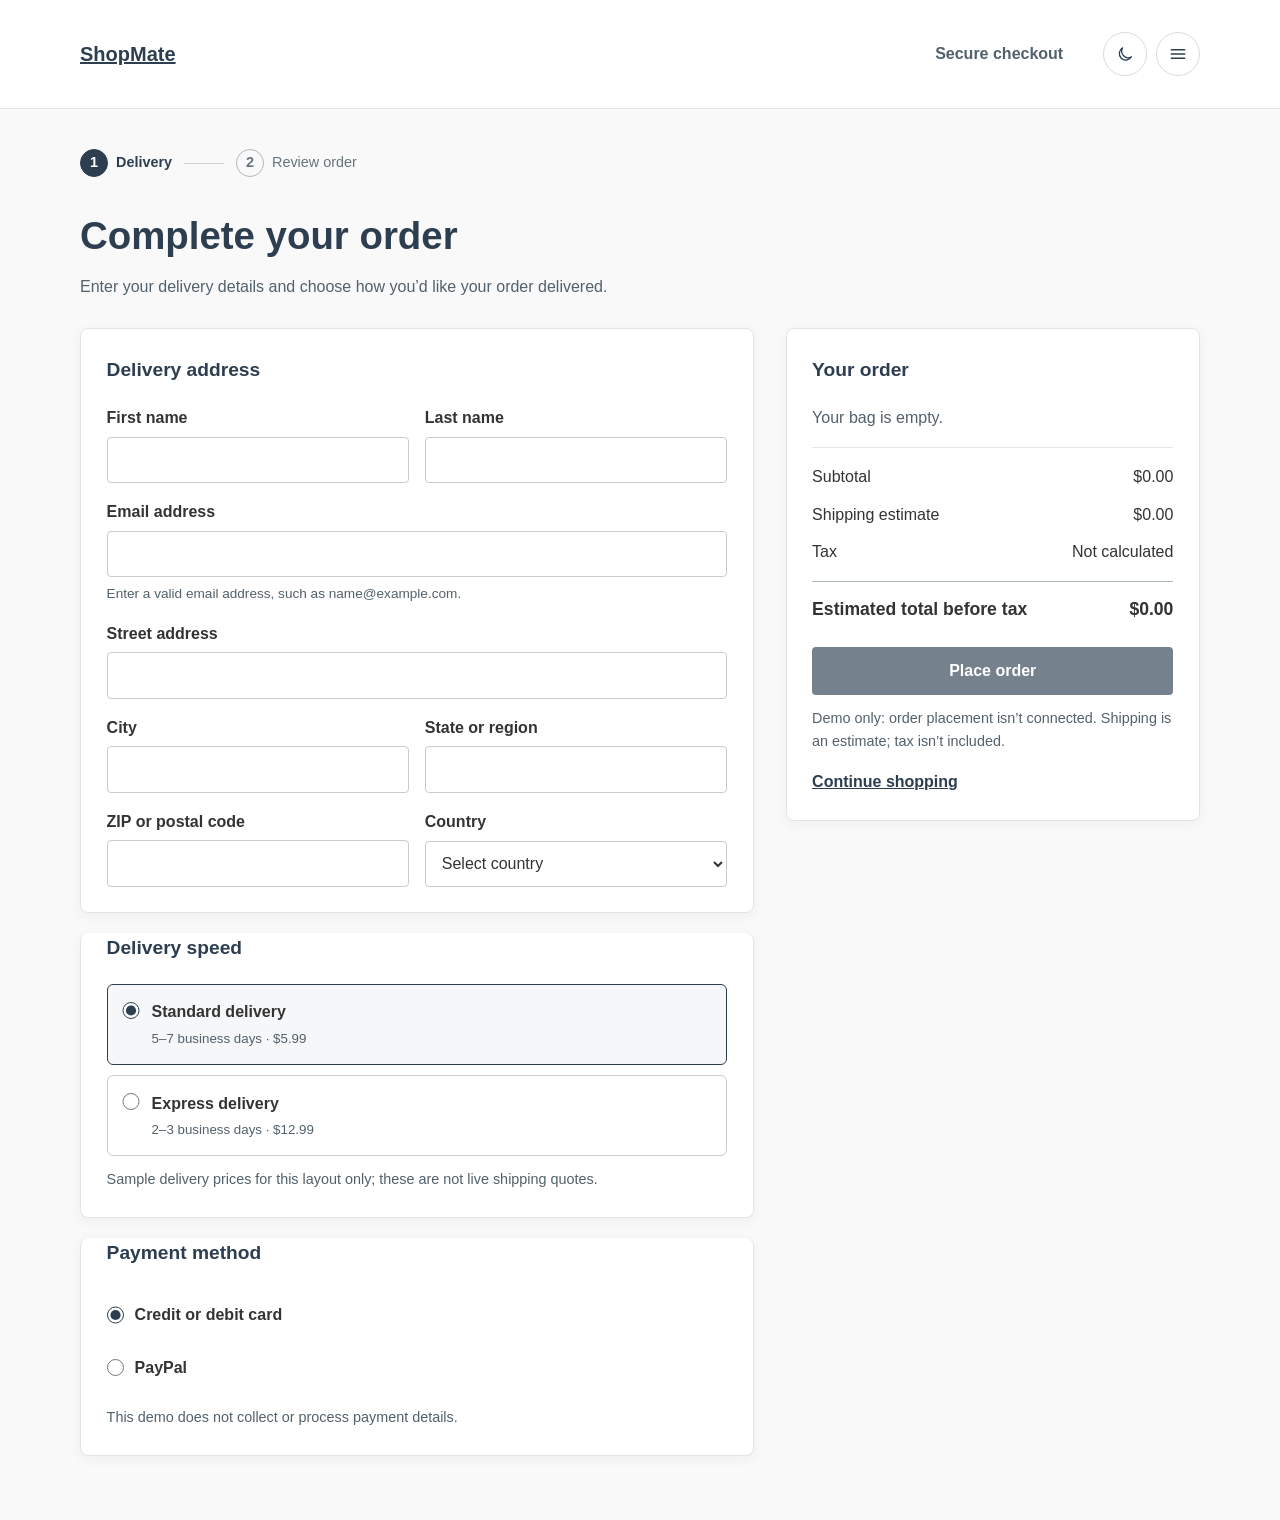
<file: checkout.html>
<!DOCTYPE html>
<html lang="en">
<head>
    <meta charset="UTF-8">
    <meta name="viewport" content="width=device-width, initial-scale=1.0">
    <meta name="description" content="Review your ShopMate order and delivery details.">
    <title>Checkout | ShopMate</title>
    <script>
        try {
            const savedTheme = localStorage.getItem("shopmate-theme");
            if (savedTheme === "light" || savedTheme === "dark") {
                document.documentElement.dataset.theme = savedTheme;
            }
        } catch (error) {
            console.error("Could not load the saved ShopMate theme.", error);
        }
    </script>
    <link rel="stylesheet" href="assets/css/styles.css">
    <link rel="stylesheet" href="assets/css/checkout.css">
    <link rel="stylesheet" href="assets/css/theme.css">
    <link rel="icon" type="image/x-icon" href="assets/favicon/favicon.ico">
    <link rel="icon" type="image/png" sizes="16x16" href="assets/favicon/favicon-16x16.png">
    <link rel="icon" type="image/png" sizes="32x32" href="assets/favicon/favicon-32x32.png">
    <link rel="apple-touch-icon" sizes="180x180" href="assets/favicon/apple-touch-icon.png">
    <link rel="manifest" href="assets/favicon/site.webmanifest">
    <meta name="theme-color" content="#ffffff">
</head>
<body>
    <a class="skip-link" href="#checkout-main">Skip to checkout</a>
    <dialog class="site-sidebar" id="site-sidebar" aria-labelledby="sidebar-title">
        <div class="sidebar-heading">
            <h2 id="sidebar-title">ShopMate</h2>
            <button class="sidebar-close" type="button" aria-label="Close navigation">
                <svg viewBox="0 0 24 24" aria-hidden="true"><path d="m6 6 12 12M18 6 6 18"/></svg>
            </button>
        </div>
        <nav class="sidebar-nav" aria-label="Shop navigation">
            <a href="index.html#home">Home</a>
            <a href="index.html#shop">Featured products</a>
            <a href="index.html#catalogue">Shop all</a>
            <a href="index.html#about">About</a>
            <a href="sign-in.html">Account</a>
            <a href="index.html#cart">Cart</a>
        </nav>
    </dialog>
    <header class="checkout-header">
        <div class="container checkout-topbar">
            <a class="logo" href="index.html"><strong>ShopMate</strong></a>
            <p>Secure checkout</p>
            <div class="header-actions">
                <button class="theme-toggle" type="button" aria-label="Switch to dark mode" title="Switch to dark mode">
                    <svg class="theme-icon theme-icon-moon" viewBox="0 0 24 24" aria-hidden="true"><path d="M20.2 15.4A8.5 8.5 0 0 1 8.6 3.8 8.5 8.5 0 1 0 20.2 15.4Z"/></svg>
                    <svg class="theme-icon theme-icon-sun" viewBox="0 0 24 24" aria-hidden="true"><circle cx="12" cy="12" r="4"/><path d="M12 2v2m0 16v2M4.93 4.93l1.42 1.42m11.3 11.3 1.42 1.42M2 12h2m16 0h2M4.93 19.07l1.42-1.42m11.3-11.3 1.42-1.42"/></svg>
                    <span class="visually-hidden">Dark mode</span>
                </button>
                <button class="sidebar-open" type="button" aria-controls="site-sidebar" aria-expanded="false" aria-label="Open navigation">
                    <svg viewBox="0 0 24 24" aria-hidden="true"><path d="M4 7h16M4 12h16M4 17h16"/></svg>
                </button>
            </div>
        </div>
    </header>

    <main class="container checkout-main" id="checkout-main">
        <nav class="checkout-steps" aria-label="Checkout progress">
            <span class="checkout-step checkout-step-current"><span>1</span> Delivery</span>
            <span class="checkout-step-divider" aria-hidden="true"></span>
            <span class="checkout-step"><span>2</span> Review order</span>
        </nav>
        <h1>Complete your order</h1>
        <p class="checkout-note">Enter your delivery details and choose how you’d like your order delivered.</p>

        <div class="checkout-layout">
            <form class="checkout-form" id="delivery-form">
                <section class="checkout-panel" aria-labelledby="delivery-title">
                    <h2 id="delivery-title">Delivery address</h2>
                    <div class="checkout-fields">
                        <div class="checkout-field">
                            <label for="first-name">First name</label>
                            <input id="first-name" name="first-name" autocomplete="given-name" required>
                        </div>
                        <div class="checkout-field">
                            <label for="last-name">Last name</label>
                            <input id="last-name" name="last-name" autocomplete="family-name" required>
                        </div>
                        <div class="checkout-field checkout-field-wide">
                            <label for="email">Email address</label>
                            <input id="email" name="email" type="email" autocomplete="email" aria-describedby="email-hint email-error" required>
                            <small class="field-hint" id="email-hint">Enter a valid email address, such as name@example.com.</small>
                            <small class="field-error" id="email-error" role="status" hidden></small>
                        </div>
                        <div class="checkout-field checkout-field-wide">
                            <label for="address">Street address</label>
                            <input id="address" name="address" autocomplete="street-address" required>
                        </div>
                        <div class="checkout-field">
                            <label for="city">City</label>
                            <input id="city" name="city" autocomplete="address-level2" required>
                        </div>
                        <div class="checkout-field">
                            <label for="region">State or region</label>
                            <input id="region" name="region" autocomplete="address-level1" required>
                        </div>
                        <div class="checkout-field">
                            <label for="postal-code">ZIP or postal code</label>
                            <input id="postal-code" name="postal-code" autocomplete="postal-code" required>
                        </div>
                        <div class="checkout-field">
                            <label for="country">Country</label>
                            <select id="country" name="country" autocomplete="country-name" required>
                                <option value="" selected disabled>Select country</option>
                                <option value="US">United States</option>
                                <option value="CA">Canada</option>
                                <option value="GB">United Kingdom</option>
                                <option value="AU">Australia</option>
                                <option value="SL">Sierra Leone</option>
                                <option value="LB">Lebanon</option>
                                <option value="GER">Germany</option>
                                <option value="FR">France</option>
                                <option value="JP">Japan</option>
                            </select>
                        </div>
                    </div>
                </section>

                <section class="checkout-panel" aria-labelledby="shipping-title">
                    <h2 id="shipping-title">Delivery speed</h2>
                    <label class="shipping-option">
                        <input type="radio" name="shipping" value="standard" data-price-cents="599" checked required>
                        <span><strong>Standard delivery</strong><small>5–7 business days · $5.99</small></span>
                    </label>
                    <label class="shipping-option">
                        <input type="radio" name="shipping" value="express" data-price-cents="1299" required>
                        <span><strong>Express delivery</strong><small>2–3 business days · $12.99</small></span>
                    </label>
                    <p class="checkout-demo-note">Sample delivery prices for this layout only; these are not live shipping quotes.</p>
                </section>

                <section class="checkout-panel" aria-labelledby="payment-title">
                    <h2 id="payment-title">Payment method</h2>
                    <label class="payment-option">
                        <input type="radio" name="payment" value="card" checked>
                        Credit or debit card
                    </label>
                    <label class="payment-option">
                        <input type="radio" name="payment" value="paypal">
                        PayPal
                    </label>
                    <p class="checkout-demo-note">This demo does not collect or process payment details.</p>
                </section>
            </form>

            <aside class="order-summary" aria-labelledby="summary-title">
                <h2 id="summary-title">Your order</h2>
                <p class="cart-storage-error" id="cart-storage-error" role="alert" hidden></p>
                <p class="checkout-empty" id="checkout-empty" hidden>Your bag is empty.</p>
                <ul class="summary-items" id="summary-items" aria-label="Items in your order"></ul>
                <div class="summary-totals">
                    <p class="summary-total"><span>Subtotal</span><span id="summary-subtotal">$0.00</span></p>
                    <p class="summary-total"><span>Shipping estimate</span><span id="summary-shipping">$0.00</span></p>
                    <p class="summary-total"><span>Tax</span><span>Not calculated</span></p>
                    <p class="summary-total summary-grand-total"><span>Estimated total before tax</span><span id="summary-total">$0.00</span></p>
                </div>
                <button class="place-order" type="submit" form="delivery-form" disabled>Place order</button>
                <p class="checkout-demo-note">Demo only: order placement isn’t connected. Shipping is an estimate; tax isn’t included.</p>
                <a class="checkout-return" href="index.html#catalogue">Continue shopping</a>
            </aside>
        </div>
    </main>
    <script src="assets/js/cart.js" defer></script>
    <script src="assets/js/checkout-validation.js" defer></script>
    <script src="assets/js/theme.js" defer></script>
    <script src="assets/js/sidebar.js" defer></script>
</body>
</html>
</file>
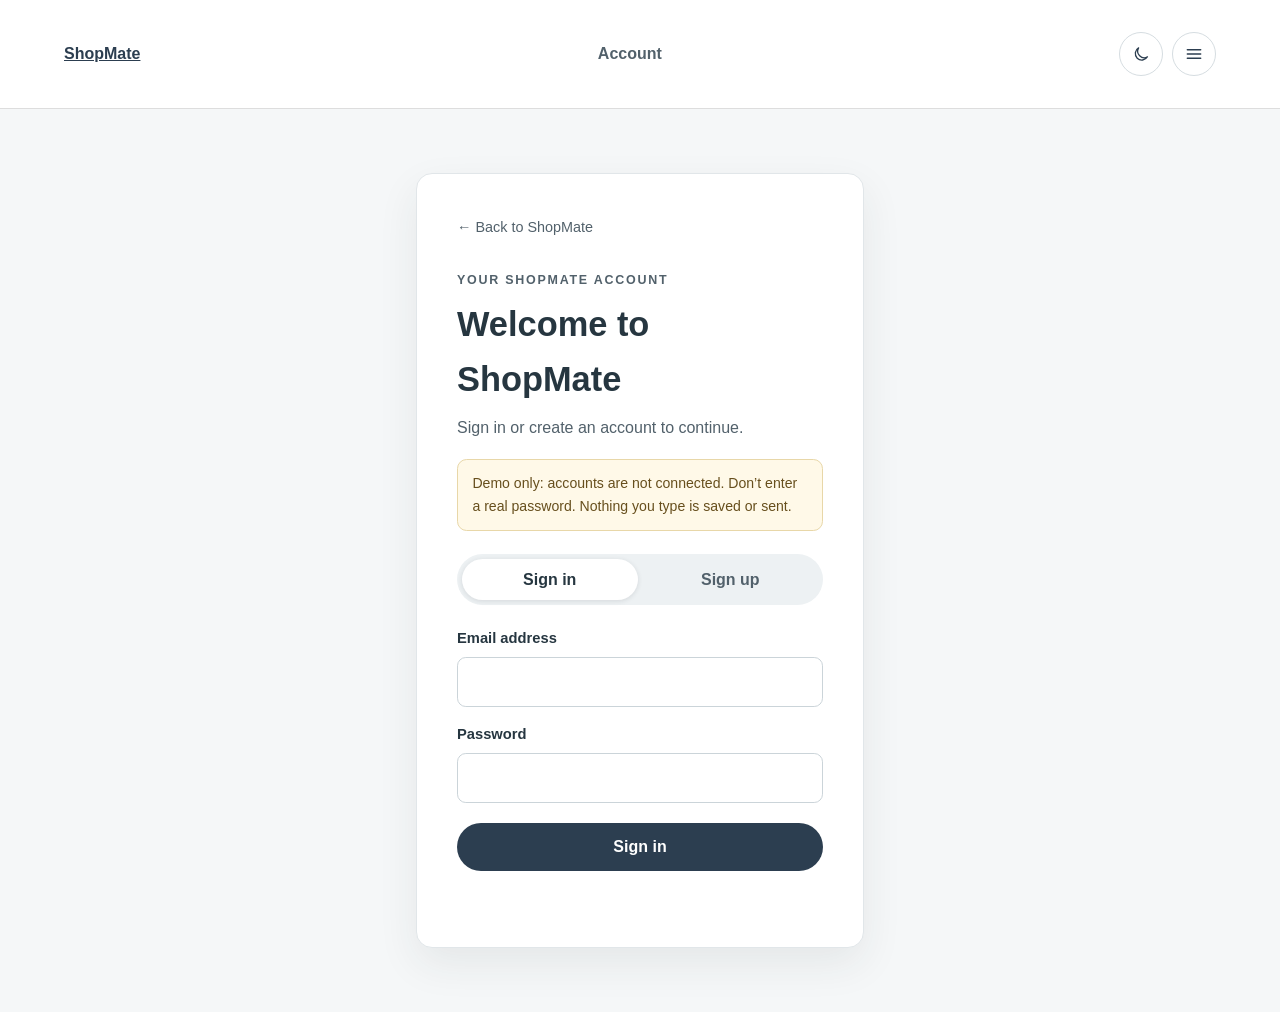
<file: sign-in.html>
<!DOCTYPE html>
<html lang="en">
<head>
    <meta charset="UTF-8">
    <meta name="viewport" content="width=device-width, initial-scale=1.0">
    <meta name="description" content="Sign in or create an account in the ShopMate demo.">
    <title>Account | ShopMate</title>
    <script>
        try {
            const savedTheme = localStorage.getItem("shopmate-theme");
            if (savedTheme === "light" || savedTheme === "dark") {
                document.documentElement.dataset.theme = savedTheme;
            }
        } catch (error) {
            console.error("Could not load the saved ShopMate theme.", error);
        }
    </script>
    <link rel="stylesheet" href="assets/css/styles.css">
    <link rel="stylesheet" href="assets/css/theme.css">
    <link rel="stylesheet" href="assets/css/account.css">
    <link rel="icon" type="image/x-icon" href="assets/favicon/favicon.ico">
    <link rel="icon" type="image/png" sizes="16x16" href="assets/favicon/favicon-16x16.png">
    <link rel="icon" type="image/png" sizes="32x32" href="assets/favicon/favicon-32x32.png">
    <link rel="apple-touch-icon" sizes="180x180" href="assets/favicon/apple-touch-icon.png">
    <link rel="manifest" href="assets/favicon/site.webmanifest">
    <meta name="theme-color" content="#ffffff">
</head>
<body class="account-page">
    <a class="skip-link" href="#account-main">Skip to account</a>
    <dialog class="site-sidebar" id="site-sidebar" aria-labelledby="sidebar-title">
        <div class="sidebar-heading">
            <h2 id="sidebar-title">ShopMate</h2>
            <button class="sidebar-close" type="button" aria-label="Close navigation">
                <svg viewBox="0 0 24 24" aria-hidden="true"><path d="m6 6 12 12M18 6 6 18"/></svg>
            </button>
        </div>
        <nav class="sidebar-nav" aria-label="Shop navigation">
            <a href="index.html#home">Home</a>
            <a href="index.html#shop">Featured products</a>
            <a href="index.html#catalogue">Shop all</a>
            <a href="index.html#about">About</a>
            <a href="sign-in.html" aria-current="page">Account</a>
            <a href="index.html#cart">Cart</a>
        </nav>
    </dialog>
    <header class="checkout-header">
        <div class="container checkout-topbar">
            <a class="logo" href="index.html"><strong>ShopMate</strong></a>
            <p>Account</p>
            <div class="header-actions">
                <button class="theme-toggle" type="button" aria-label="Switch to dark mode" title="Switch to dark mode">
                    <svg class="theme-icon theme-icon-moon" viewBox="0 0 24 24" aria-hidden="true"><path d="M20.2 15.4A8.5 8.5 0 0 1 8.6 3.8 8.5 8.5 0 1 0 20.2 15.4Z"/></svg>
                    <svg class="theme-icon theme-icon-sun" viewBox="0 0 24 24" aria-hidden="true"><circle cx="12" cy="12" r="4"/><path d="M12 2v2m0 16v2M4.93 4.93l1.42 1.42m11.3 11.3 1.42 1.42M2 12h2m16 0h2M4.93 19.07l1.42-1.42m11.3-11.3 1.42-1.42"/></svg>
                    <span class="visually-hidden">Dark mode</span>
                </button>
                <button class="sidebar-open" type="button" aria-controls="site-sidebar" aria-expanded="false" aria-label="Open navigation">
                    <svg viewBox="0 0 24 24" aria-hidden="true"><path d="M4 7h16M4 12h16M4 17h16"/></svg>
                </button>
            </div>
        </div>
    </header>
    <main class="account-main" id="account-main">
        <section class="account-card" aria-labelledby="account-title">
            <a class="account-back-link" href="index.html#home">← Back to ShopMate</a>
            <p class="account-eyebrow">Your ShopMate account</p>
            <h1 id="account-title">Welcome to ShopMate</h1>
            <p>Sign in or create an account to continue.</p>
            <p class="account-demo-notice">Demo only: accounts are not connected. Don’t enter a real password. Nothing you type is saved or sent.</p>
            <div class="account-switch" role="group" aria-label="Choose an account option">
                <button type="button" data-account-view="sign-in" aria-controls="sign-in-panel" aria-pressed="true">Sign in</button>
                <button type="button" data-account-view="sign-up" aria-controls="sign-up-panel" aria-pressed="false">Sign up</button>
            </div>
            <section id="sign-in-panel" class="account-panel" data-account-panel="sign-in" aria-labelledby="sign-in-title">
                <h2 id="sign-in-title" class="visually-hidden">Sign in</h2>
                <form class="account-form" data-account-form="sign-in">
                    <div class="account-field">
                        <label for="sign-in-email">Email address</label>
                        <input id="sign-in-email" name="email" type="email" autocomplete="email" required>
                    </div>
                    <div class="account-field">
                        <label for="sign-in-password">Password</label>
                        <input id="sign-in-password" name="password" type="password" autocomplete="current-password" required>
                    </div>
                    <button class="account-submit" type="submit">Sign in</button>
                    <p class="account-form-status" data-account-status role="status" aria-live="polite"></p>
                </form>
            </section>
            <section id="sign-up-panel" class="account-panel" data-account-panel="sign-up" aria-labelledby="sign-up-title" hidden>
                <h2 id="sign-up-title" class="visually-hidden">Create an account</h2>
                <form class="account-form" data-account-form="sign-up">
                    <div class="account-field">
                        <label for="sign-up-name">Your name</label>
                        <input id="sign-up-name" name="name" type="text" autocomplete="name" required>
                    </div>
                    <div class="account-field">
                        <label for="sign-up-email">Email address</label>
                        <input id="sign-up-email" name="email" type="email" autocomplete="email" required>
                    </div>
                    <div class="account-field">
                        <label for="sign-up-password">Password</label>
                        <input id="sign-up-password" name="password" type="password" autocomplete="new-password" minlength="8" required>
                        <span class="account-field-hint">Use at least 8 characters for this demo form.</span>
                    </div>
                    <div class="account-field">
                        <label for="sign-up-confirm-password">Confirm password</label>
                        <input id="sign-up-confirm-password" name="confirm-password" type="password" autocomplete="new-password" minlength="8" required>
                    </div>
                    <button class="account-submit" type="submit">Create account</button>
                    <p class="account-form-status" data-account-status role="status" aria-live="polite"></p>
                </form>
            </section>
        </section>
    </main>
    <script src="assets/js/theme.js" defer></script>
    <script src="assets/js/sidebar.js" defer></script>
    <script src="assets/js/account.js" defer></script>
</body>
</html>
</file>
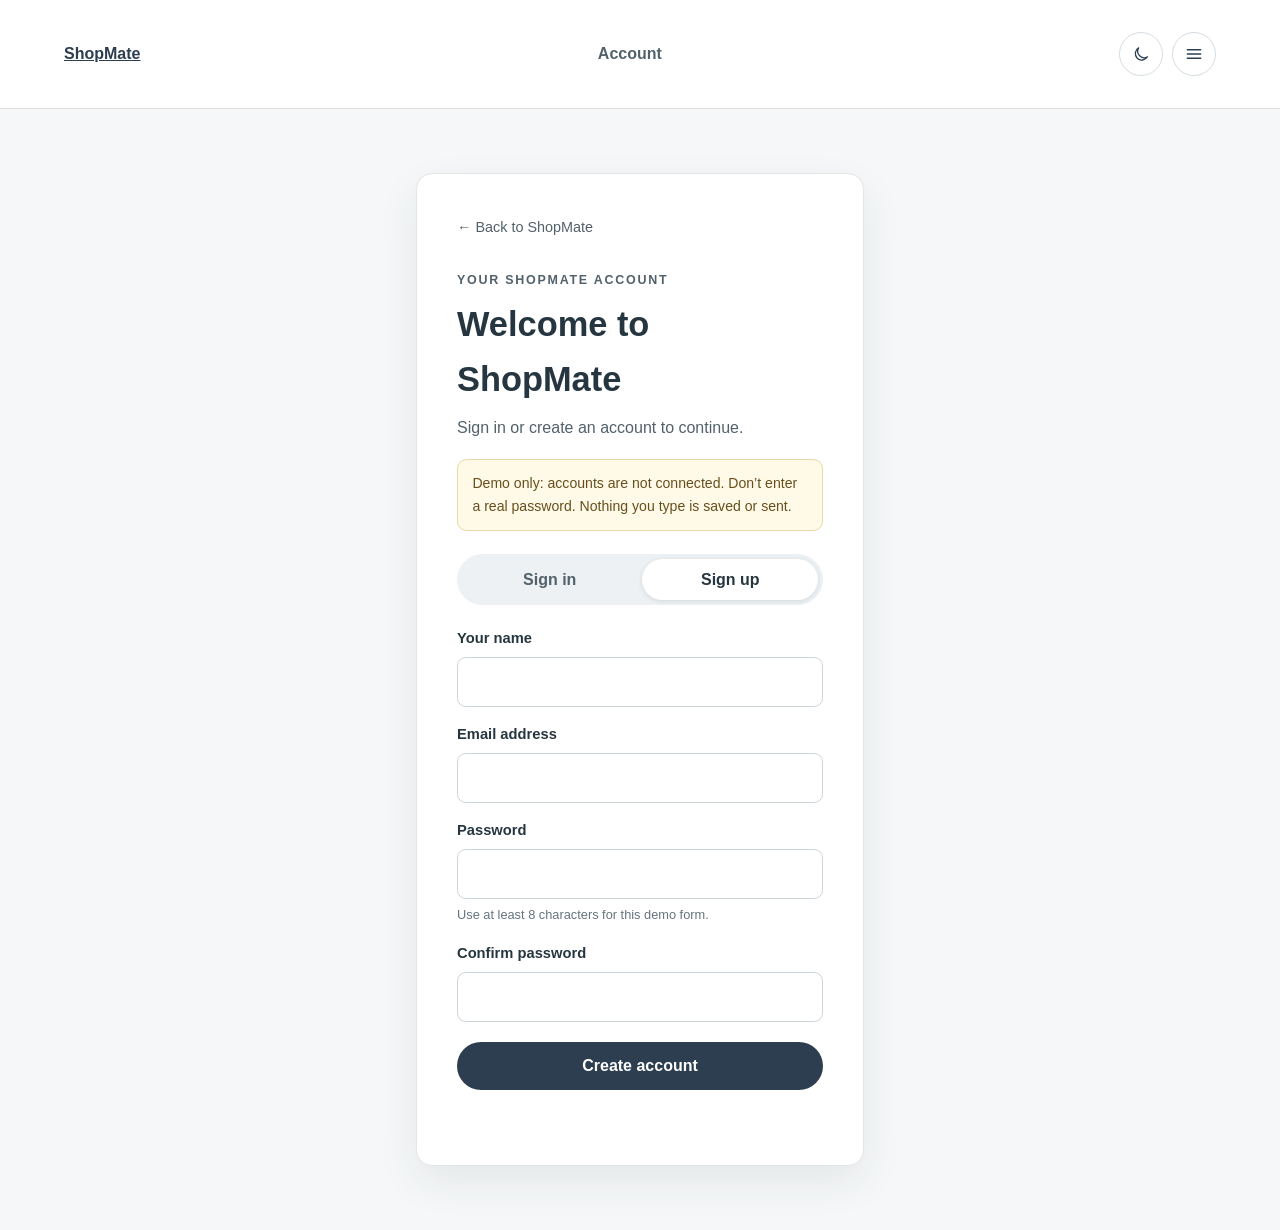
<file: sign-up.html>
<!DOCTYPE html>
<html lang="en">
<head>
    <meta charset="UTF-8">
    <meta name="viewport" content="width=device-width, initial-scale=1.0">
    <meta http-equiv="refresh" content="0; url=sign-in.html#sign-up">
    <title>Account | ShopMate</title>
</head>
<body>
    <p>Opening the ShopMate account page. If you are not redirected, <a href="sign-in.html#sign-up">continue to sign up</a>.</p>
</body>
</html>
</file>
<file: assets/css/styles.css>
* {
  box-sizing: border-box;
  margin: 0;
  padding: 0;
}

.logo {
  font-weight: bold;
  color: #2c3e50;
}

.logo:hover {
  color: #3498db;
  text-decoration: underline;
}

.logo a {
  color: inherit;
  text-decoration: none;
}

body {
  font-family: 'Segoe UI', Tahoma, Geneva, Verdana, sans-serif;
  line-height: 1.6;
  background: #f9f9f9;
  color: #333;
}

.container {
  width: 90%;
  max-width: 1200px;
  margin: auto;
}

.visually-hidden {
  position: absolute;
  width: 1px;
  height: 1px;
  padding: 0;
  margin: -1px;
  overflow: hidden;
  clip: rect(0, 0, 0, 0);
  white-space: nowrap;
  border: 0;
}

.skip-link {
  position: absolute;
  top: 0.5rem;
  left: 0.5rem;
  z-index: 30;
  padding: 0.6rem 0.9rem;
  color: #fff;
  background: #2c3e50;
  transform: translateY(-150%);
}

.skip-link:focus {
  transform: translateY(0);
}

/* Header layout: brand, search, and compact actions */
.header-row {
  display: grid;
  grid-template-columns: 1fr minmax(220px, 380px) auto;
  align-items: center;
  gap: 1.5rem;
  min-height: 90px;
}

.logo {
  justify-self: start;
}

.search-container {
  position: relative;
  width: 100%;
}

.search-container input {
  width: 100%;
  font-size: 1rem;
  padding: 0.8rem 2.6rem 0.8rem 1rem;
  border-radius: 10px;
  border: 1px solid #ddd;
  box-shadow: 0 2px 5px rgba(0, 0, 0, 0.12);
}

.search-container input:focus {
  outline: none;
  border-color: #3498db;
  box-shadow: 0 0 0 3px rgba(52, 152, 219, 0.15);
}

.search-submit {
  position: absolute;
  top: 50%;
  right: 12px;
  transform: translateY(-50%);
  color: #333;
  border: 0;
  padding: 0.25rem;
  background: transparent;
  font: inherit;
  cursor: pointer;
}

.search-submit:focus-visible {
  outline: 3px solid #3498db;
  outline-offset: 2px;
}

header {
  position: sticky;
  top: 0;
  z-index: 20;
  background: rgb(255 255 255 / 88%);
  -webkit-backdrop-filter: blur(12px);
  backdrop-filter: blur(12px);
  border-bottom: 1px solid #ddd;
  padding: 1rem 0;
}

header h1 {
  color: #2c3e50;
}

nav ul {
  list-style: none;
  display: flex;
  gap: 1.5rem;
  justify-content: flex-end;
  flex-wrap: wrap;
}

nav a {
  text-decoration: none;
  color: #2c3e50;
  font-weight: 500;
  transition: color 0.3s ease;
}

nav a:hover {
  color: #3498db;
}

nav a:focus-visible,
.btn:focus-visible,
.cart-btn:focus-visible,
.cart-proceed:focus-visible,
.continue-shopping:focus-visible,
.logo a:focus-visible {
  outline: 3px solid #3498db;
  outline-offset: 4px;
}

.cart-link {
  display: inline-flex;
  align-items: center;
  gap: 0.4rem;
}

.hero {
  background-color: lightgrey;
  text-align: center;
  padding: 4rem 1rem;
  margin-bottom: 2rem;
}

.shopmate-intro header .header-row,
.shopmate-intro .hero h2,
.shopmate-intro .hero p,
.shopmate-intro .hero .btn {
  opacity: 0;
  animation: shopmate-intro-rise 500ms ease-out forwards;
}

.shopmate-intro .hero p {
  animation-delay: 80ms;
}

.shopmate-intro .hero .btn {
  animation-delay: 150ms;
}

@keyframes shopmate-intro-rise {
  from {
    opacity: 0;
    transform: translateY(10px);
  }

  to {
    opacity: 1;
    transform: translateY(0);
  }
}

@keyframes shopmate-hero-enter {
  from {
    opacity: 0;
    transform: translateY(18px);
  }

  to {
    opacity: 1;
    transform: translateY(0);
  }
}

@media (min-width: 901px) {
  .shopmate-intro .hero {
    opacity: 0;
    animation: shopmate-hero-enter 750ms cubic-bezier(0.2, 0.7, 0.2, 1) 100ms forwards;
  }

  .shopmate-intro .hero h2,
  .shopmate-intro .hero p,
  .shopmate-intro .hero .btn {
    opacity: 1;
    animation: none;
  }
}

.hero h2 {
  font-size: 2.5rem;
  margin-bottom: 0.5rem;
}

.hero .btn {
  display: inline-block;
  margin-top: 1rem;
  padding: 0.75rem 1.5rem;
  background: #2c3e50;
  color: white;
  text-decoration: none;
  border-radius: 4px;

}

.hero .btn:hover {
  background: #3498db;
}

.products {
  padding: 2rem 0;
}

.product-grid {
  display: grid;
  grid-template-columns: repeat(auto-fill, minmax(min(100%, 250px), 1fr));
  gap: 2rem;
}

.product-card {
  position: relative;
  width: 100%;
  max-width: 360px;
  justify-self: center;
  background: #fff;
  border: 1px solid #ddd;
  border-radius: 4px;
  padding: 1rem;
  text-align: center;
  transition: box-shadow 0.3s ease;
}

.product-card:hover {
  box-shadow: 0 4px 8px rgba(0, 0, 0, 0.1);
}

.product-card img {
  width: 100%;
  height: auto;
  display: block;
}

.product-card h3 {
  margin-bottom: 0.5rem;
}

.product-card p {
  font-size: 1.25rem;
  font-weight: bold;
}

.container > h2 {
  text-align: center;
  margin-bottom: 2rem;
}

.cart-btn {
  display: inline-block;
  padding: 0.75rem 1.5rem;
  background: #2c3e50;
  color: white;
  cursor: pointer;
  border-radius: 4px;
  transition: background 0.3s ease;
  text-decoration: none;
}

.cart-btn:hover,
.cart-btn:focus-visible {
  background: #3498db;
}

.product-price {
  margin-bottom: 0.8rem;
}

.cart-section {
  padding: 2.5rem 0;
  background: #eef2f4;
  scroll-margin-top: 1rem;
}

.cart-section h2 {
  margin-bottom: 1rem;
}

.cart-items {
  max-width: 680px;
  list-style: none;
}

.cart-item {
  display: grid;
  grid-template-columns: minmax(0, 1fr) auto auto;
  align-items: center;
  gap: 1rem;
  padding: 0.8rem 0;
  border-bottom: 1px solid #ccd4d9;
}

.cart-item-controls,
.summary-item-controls {
  display: flex;
  align-items: center;
  gap: 0.4rem;
}

.quantity-button {
  min-width: 2rem;
  min-height: 2rem;
  padding: 0.2rem 0.5rem;
  border: 1px solid #aeb8bf;
  border-radius: 4px;
  background: #fff;
  color: #2c3e50;
  font: inherit;
  cursor: pointer;
}

.quantity-button:hover {
  background: #eef2f4;
}

.quantity-button:focus-visible,
.cart-btn:focus-visible {
  outline: 3px solid #3498db;
  outline-offset: 3px;
}

.cart-totals {
  display: grid;
  gap: 0.55rem;
  max-width: 680px;
  margin-top: 1rem;
}

.cart-totals p {
  display: flex;
  justify-content: space-between;
  gap: 1rem;
}

.cart-totals .cart-total {
  padding-top: 0.75rem;
  border-top: 1px solid #aeb8bf;
  font-weight: 700;
}

.cart-storage-error {
  margin-bottom: 1rem;
  color: #9d1c1c;
}

.cart-proceed[hidden],
.cart-totals[hidden],
.checkout-empty[hidden] {
  display: none;
}

.cart-proceed {
  display: inline-block;
  width: fit-content;
  margin-top: 1.25rem;
  padding: 0.75rem 1.2rem;
  border-radius: 4px;
  background: #2c3e50;
  color: #fff;
  font-weight: 700;
  text-decoration: none;
}

.cart-proceed:hover {
  background: #3498db;
}

.cart-proceed:focus-visible {
  outline: 3px solid #3498db;
  outline-offset: 3px;
}

.cart-empty {
  padding: 0.5rem 0;
}

.cart-item-name {
  font-weight: 600;
}

@media (max-width: 560px) {
  .cart-item {
    grid-template-columns: minmax(0, 1fr) auto;
    gap: 0.5rem;
  }

  .cart-item-controls {
    grid-row: 2;
    grid-column: 1 / -1;
  }

  .cart-item > strong {
    grid-column: 2;
    grid-row: 1;
  }
}

.about-section h2 {
  margin-bottom: 1rem;
}

.about-section {
  text-align: center;
}

.checkout-header {
  background: #fff;
}

.checkout-topbar {
  display: flex;
  align-items: center;
  justify-content: space-between;
  gap: 1rem;
  min-height: 76px;
}

.checkout-topbar p {
  color: #52616b;
  font-weight: 600;
}

.checkout-topbar a,
.checkout-return {
  color: #2c3e50;
}

.checkout-main {
  padding: 2.5rem 0 4rem;
}

.checkout-main h1 {
  margin-bottom: 0.5rem;
  color: #2c3e50;
}

.checkout-note {
  margin-bottom: 2rem;
  color: #52616b;
}

.checkout-layout {
  display: grid;
  grid-template-columns: minmax(0, 1.4fr) minmax(260px, 0.8fr);
  gap: 3rem;
  align-items: start;
}

.checkout-form section + section {
  margin-top: 2rem;
  padding-top: 1.5rem;
  border-top: 1px solid #d9dfe3;
}

.checkout-form h2,
.order-summary h2 {
  margin-bottom: 1rem;
  color: #2c3e50;
  font-size: 1.25rem;
}

.checkout-fields {
  display: grid;
  grid-template-columns: repeat(2, minmax(0, 1fr));
  gap: 1rem;
}

.checkout-field {
  display: grid;
  gap: 0.35rem;
}

.checkout-field-wide {
  grid-column: 1 / -1;
}

.checkout-field label,
.payment-option {
  font-weight: 600;
}

.checkout-field input,
.checkout-field select {
  width: 100%;
  min-height: 44px;
  padding: 0.6rem 0.75rem;
  border: 1px solid #aeb8bf;
  border-radius: 4px;
  background: #fff;
  color: #333;
  font: inherit;
}

.checkout-field input:focus,
.checkout-field select:focus {
  outline: 3px solid rgba(52, 152, 219, 0.28);
  border-color: #2479ad;
}

.payment-option {
  display: flex;
  align-items: center;
  gap: 0.65rem;
  padding: 0.85rem 0;
}

.payment-option input {
  width: 1.1rem;
  height: 1.1rem;
  accent-color: #2c3e50;
}

.order-summary {
  padding-left: 2rem;
  border-left: 1px solid #d9dfe3;
}

.summary-items {
  list-style: none;
  border-top: 1px solid #d9dfe3;
}

.summary-item {
  display: flex;
  justify-content: space-between;
  gap: 1rem;
  padding: 1rem 0;
  border-bottom: 1px solid #d9dfe3;
}

.summary-item-name {
  font-weight: 600;
}

.summary-item small {
  display: block;
  color: #52616b;
  font-weight: 400;
}

.summary-totals {
  display: grid;
  gap: 0.6rem;
  padding: 1rem 0;
}

.summary-total {
  display: flex;
  justify-content: space-between;
  gap: 1rem;
}

.summary-grand-total {
  margin-top: 0.4rem;
  padding-top: 0.8rem;
  border-top: 1px solid #aeb8bf;
  font-size: 1.15rem;
  font-weight: 700;
}

.place-order {
  width: 100%;
  min-height: 48px;
  margin-top: 0.5rem;
  border: 0;
  border-radius: 4px;
  background: #2c3e50;
  color: #fff;
  font: inherit;
  font-weight: 700;
}

.checkout-demo-note {
  margin-top: 0.75rem;
  color: #52616b;
  font-size: 0.9rem;
}

.checkout-return {
  display: inline-block;
  margin-top: 1.5rem;
  font-weight: 600;
}

.checkout-topbar a:focus-visible,
.checkout-return:focus-visible {
  outline: 3px solid #3498db;
  outline-offset: 4px;
}

html {
  scroll-behavior: smooth;
  scroll-padding-top: 8rem;
}

@media (prefers-reduced-motion: reduce) {
  html {
    scroll-behavior: auto;
  }

  .shopmate-intro header .header-row,
  .shopmate-intro .hero h2,
  .shopmate-intro .hero p,
  .shopmate-intro .hero .btn {
    opacity: 1;
    animation: none;
  }

  .shopmate-intro .hero {
    opacity: 1;
    animation: none;
  }

  *,
  *::before,
  *::after {
    transition-duration: 0.01ms !important;
  }
}

/* Tablet layout */
@media (max-width: 900px) {
  html {
    scroll-padding-top: 12rem;
  }

  .header-row {
    grid-template-columns: 1fr auto;
    grid-template-areas:
      "logo actions"
      "search search";
  }

  .logo {
    grid-area: logo;
  }

  .header-actions {
    grid-area: actions;
  }

  .search-container {
    grid-area: search;
    max-width: 560px;
    justify-self: center;
  }

  .checkout-layout {
    grid-template-columns: 1fr;
    gap: 2rem;
  }

  .order-summary {
    padding: 1.5rem 0 0;
    border-top: 1px solid #d9dfe3;
    border-left: 0;
  }
}

/* Mobile layout */
@media (max-width: 560px) {
  .header-row {
    grid-template-columns: 1fr auto;
    grid-template-areas:
      "logo actions"
      "search search";
    gap: 0.75rem;
  }

  .search-container {
    justify-self: stretch;
  }

  .hero h2 {
    font-size: 2rem;
  }

  .checkout-topbar {
    min-height: 0;
    padding: 0.75rem 0;
    flex-wrap: wrap;
  }

  .checkout-topbar p {
    order: 1;
    width: 100%;
    text-align: center;
  }

  .checkout-main {
    padding-top: 1.5rem;
  }

  .checkout-fields {
    grid-template-columns: 1fr;
  }

  .checkout-field-wide {
    grid-column: auto;
  }

  .summary-total {
    align-items: flex-start;
  }
}
.catalogue-controls {
  display: flex;
  align-items: center;
  justify-content: center;
  flex-wrap: wrap;
  gap: 0.5rem 0.75rem;
  margin-bottom: 1.5rem;
}

.catalogue-controls select {
  min-height: 42px;
  padding: 0.5rem 0.75rem;
  border: 1px solid #aeb8bf;
  border-radius: 4px;
  background: #fff;
  color: #333;
  font: inherit;
}

.catalogue-controls select:focus-visible {
  outline: 3px solid #3498db;
  outline-offset: 2px;
}
html {
  scroll-behavior: smooth;
}

.about-section {
  padding: clamp(3rem, 7vw, 6rem) 0;
  background: #f3f5f6;
}

.about-heading {
  margin-bottom: clamp(2rem, 5vw, 3.5rem);
  text-align: center;
}

.about-eyebrow {
  margin-bottom: 0.4rem;
  color: #497286;
  font-size: 0.8rem !important;
  font-weight: 700 !important;
  letter-spacing: 0.16em;
  text-transform: uppercase;
}

.about-heading h2 {
  margin: 0;
  color: #263640;
  font-size: clamp(1.8rem, 4vw, 2.5rem);
}

.about-heading h2::after {
  display: block;
  width: 4.5rem;
  height: 3px;
  margin: 0.85rem auto 0;
  border-radius: 999px;
  background: #3498db;
  content: "";
}

.about-content {
  display: grid;
  grid-template-columns: minmax(0, 0.9fr) minmax(0, 1.1fr);
  align-items: center;
  gap: clamp(2rem, 6vw, 5rem);
}

.about-copy h3 {
  margin-bottom: 1rem;
  color: #263640;
  font-size: clamp(1.4rem, 3vw, 2rem);
  line-height: 1.25;
}

.about-copy p {
  margin-bottom: 1rem;
  color: #52616b;
  font-size: 1rem;
  line-height: 1.8;
}

.about-social {
  display: grid;
  justify-items: start;
  gap: 0.65rem;
  margin-top: 1.75rem;
  color: #52616b;
  font-size: 0.9rem;
  font-weight: 600;
}

.about-social-links {
  display: flex;
  gap: 0.55rem;
}

.about-social-links a {
  display: grid;
  width: 2.5rem;
  height: 2.5rem;
  place-items: center;
  border: 1px solid #d6dde1;
  border-radius: 50%;
  background: #fff;
  color: #2c3e50;
  text-decoration: none;
  transition: color 0.2s ease, background-color 0.2s ease, border-color 0.2s ease;
}

.about-social-links a:hover {
  border-color: #3498db;
  background: #3498db;
  color: #fff;
}

.about-social-links a:focus-visible {
  outline: 3px solid #3498db;
  outline-offset: 3px;
}

.about-social small {
  max-width: 22rem;
  color: #66747c;
  font-size: 0.75rem;
  font-weight: 400;
  line-height: 1.5;
}

.about-button {
  display: inline-block;
  margin-top: 0.75rem;
  padding: 8px 25px;
  border-radius: 40px;
  background: #3498db;
  color: #fff;
  font-weight: 600;
  letter-spacing: 0.04em;
  text-decoration: none;
  transition: background-color 0.2s ease, transform 0.2s ease;
}

.about-button:hover {
  transform: translateY(-2px);
  background: #287db6;
}

.about-button:focus-visible {
  outline: 3px solid #2c3e50;
  outline-offset: 4px;
}

.about-image {
  overflow: hidden;
  border-radius: 1rem;
  box-shadow: 0 1.25rem 3rem rgba(35, 45, 50, 0.14);
}

.about-image img {
  display: block;
  width: 100%;
  aspect-ratio: 4 / 3;
  object-fit: cover;
  object-position: center 42%;
}

.about-section.about-section--reveal .about-copy,
.about-section.about-section--reveal .about-image {
  opacity: 0;
  transition: opacity 700ms ease, transform 700ms cubic-bezier(0.2, 0.7, 0.2, 1);
}

.about-section.about-section--reveal .about-copy {
  transform: translateX(-1.5rem);
}

.about-section.about-section--reveal .about-image {
  transform: translateX(1.5rem);
  transition-delay: 120ms;
}

.about-section.about-section--reveal.is-visible .about-copy,
.about-section.about-section--reveal.is-visible .about-image {
  opacity: 1;
  transform: translateX(0);
}

@media (max-width: 700px) {
  .about-content {
    grid-template-columns: 1fr;
    gap: 1.75rem;
  }

  .about-copy {
    order: 1;
  }

  .about-image {
    order: 0;
  }
}

@media (prefers-reduced-motion: reduce) {
  .about-button {
    transition: none;
  }

  .about-section.about-section--reveal .about-copy,
  .about-section.about-section--reveal .about-image {
    opacity: 1;
    transform: none;
    transition: none;
  }
}
</file>
<file: assets/css/checkout.css>
.checkout-header {
  border-bottom: 1px solid #e1e6e9;
}

.checkout-topbar {
  max-width: 1120px;
}

.checkout-topbar .logo {
  font-size: 1.25rem;
}

.checkout-topbar p {
  margin-left: auto;
  margin-right: 1.5rem;
}

.checkout-topbar a:last-child {
  font-weight: 600;
  text-decoration: none;
}

.checkout-topbar a:last-child:hover,
.checkout-return:hover {
  color: #2479ad;
}

.checkout-main {
  max-width: 1120px;
}

.checkout-steps {
  display: flex;
  align-items: center;
  gap: 0.75rem;
  margin-bottom: 1.75rem;
  color: #66747c;
  font-size: 0.9rem;
}

.checkout-step {
  display: inline-flex;
  align-items: center;
  gap: 0.5rem;
}

.checkout-step > span {
  display: grid;
  width: 1.75rem;
  height: 1.75rem;
  place-items: center;
  border: 1px solid #aeb8bf;
  border-radius: 50%;
  font-weight: 700;
}

.checkout-step-current {
  color: #2c3e50;
  font-weight: 700;
}

.checkout-step-current > span {
  border-color: #2c3e50;
  background: #2c3e50;
  color: #fff;
}

.checkout-step-divider {
  width: 2.5rem;
  border-top: 1px solid #ccd4d9;
}

.checkout-main h1 {
  font-size: clamp(1.8rem, 4vw, 2.4rem);
}

.checkout-note {
  margin-bottom: 1.75rem;
}

.checkout-layout {
  grid-template-columns: minmax(0, 1.3fr) minmax(300px, 0.8fr);
  gap: 2rem;
}

.checkout-form {
  display: grid;
  gap: 1.25rem;
}

.checkout-form section + section {
  margin-top: 0;
  padding-top: 0;
  border-top: 0;
}

.checkout-panel,
.order-summary {
  padding: clamp(1.1rem, 3vw, 1.6rem);
  border: 1px solid #e0e5e8;
  border-radius: 8px;
  background: #fff;
  box-shadow: 0 3px 12px rgba(31, 48, 59, 0.05);
}

.checkout-panel h2,
.order-summary h2 {
  margin-bottom: 1.25rem;
  font-size: 1.2rem;
}

.order-summary {
  position: sticky;
  top: 1rem;
  padding-left: clamp(1.1rem, 3vw, 1.6rem);
  border-left: 1px solid #e0e5e8;
}

.checkout-fields {
  gap: 1rem;
}

.field-hint {
  color: #52616b;
  font-size: 0.85rem;
}

.field-error {
  color: #9d1c1c;
  font-size: 0.85rem;
}

.checkout-field input,
.checkout-field select {
  border-color: #c5cdd2;
}

.checkout-field input:focus,
.checkout-field select:focus {
  outline: 3px solid rgba(52, 152, 219, 0.2);
  border-color: #2479ad;
}

.shipping-option {
  display: flex;
  align-items: flex-start;
  gap: 0.75rem;
  margin-top: 0.65rem;
  padding: 0.9rem;
  border: 1px solid #c5cdd2;
  border-radius: 6px;
  cursor: pointer;
}

.shipping-option:has(input:checked) {
  border-color: #2c3e50;
  background: #f5f7f8;
}

.shipping-option input {
  width: 1.1rem;
  height: 1.1rem;
  margin: 0.15rem 0 0;
  accent-color: #2c3e50;
}

.shipping-option span {
  display: grid;
  gap: 0.2rem;
}

.shipping-option small {
  color: #52616b;
}

.checkout-panel .checkout-demo-note {
  margin-bottom: 0;
}

.summary-items {
  border-top: 1px solid #e2e7ea;
}

.summary-item {
  align-items: flex-start;
  padding: 1rem 0;
}

.summary-item-details {
  min-width: 0;
}

.summary-item-controls {
  flex-wrap: wrap;
  margin-top: 0.5rem;
  color: #52616b;
  font-size: 0.9rem;
}

.summary-item > strong {
  white-space: nowrap;
}

.summary-totals {
  gap: 0.75rem;
}

.summary-grand-total {
  margin-top: 0.25rem;
  font-size: 1.1rem;
}

.place-order {
  cursor: not-allowed;
  opacity: 0.65;
}

.checkout-return {
  display: inline-block;
  margin-top: 1rem;
}

.checkout-empty {
  margin-bottom: 1rem;
  color: #52616b;
}

.checkout-demo-note {
  color: #52616b;
}

@media (max-width: 900px) {
  .checkout-layout {
    grid-template-columns: 1fr;
    gap: 1.25rem;
  }

  .order-summary {
    position: static;
    padding: clamp(1.1rem, 3vw, 1.6rem);
    border: 1px solid #e0e5e8;
  }
}

@media (max-width: 560px) {
  .checkout-topbar {
    gap: 0.5rem;
  }

  .checkout-topbar p {
    margin-left: auto;
    margin-right: 0;
  }

  .checkout-topbar a:last-child {
    width: 100%;
    text-align: center;
  }

  .checkout-steps {
    margin-bottom: 1.25rem;
  }
}
</file>
<file: assets/css/theme.css>
:root {
  color-scheme: light;
}

html[data-theme="dark"] {
  color-scheme: dark;
  --theme-page: #15191d;
  --theme-surface: #1e2429;
  --theme-raised: #252d33;
  --theme-input: #171d21;
  --theme-text: #edf1f3;
  --theme-muted: #b3bdc4;
  --theme-border: #3d484f;
  --theme-button: #394b58;
  --theme-button-hover: #476579;
}

html[data-theme="dark"] body {
  background: var(--theme-page);
  color: var(--theme-text);
}

html[data-theme="dark"] header {
  background-color: rgb(30 36 41 / 88%);
}

html[data-theme="dark"] .checkout-header,
html[data-theme="dark"] .products,
html[data-theme="dark"] .shop-all,
html[data-theme="dark"] .search-results,
html[data-theme="dark"] .checkout-panel,
html[data-theme="dark"] .order-summary,
html[data-theme="dark"] .product-card {
  background-color: var(--theme-surface);
  color: var(--theme-text);
}

html[data-theme="dark"] header,
html[data-theme="dark"] .checkout-header,
html[data-theme="dark"] .product-card,
html[data-theme="dark"] .checkout-panel,
html[data-theme="dark"] .order-summary,
html[data-theme="dark"] .search-results-heading,
html[data-theme="dark"] .cart-item,
html[data-theme="dark"] .checkout-form section + section,
html[data-theme="dark"] .summary-items,
html[data-theme="dark"] .summary-item,
html[data-theme="dark"] .summary-grand-total,
html[data-theme="dark"] .cart-total,
html[data-theme="dark"] .checkout-step > span,
html[data-theme="dark"] .checkout-step-divider {
  border-color: var(--theme-border);
}

html[data-theme="dark"] .hero,
html[data-theme="dark"] .cart-section,
html[data-theme="dark"] .search-suggestion-list button,
html[data-theme="dark"] .shipping-option:has(input:checked) {
  background-color: var(--theme-raised);
  color: var(--theme-text);
}

html[data-theme="dark"] .logo,
html[data-theme="dark"] header h1,
html[data-theme="dark"] nav a,
html[data-theme="dark"] .checkout-topbar a,
html[data-theme="dark"] .checkout-return,
html[data-theme="dark"] .checkout-main h1,
html[data-theme="dark"] .checkout-form h2,
html[data-theme="dark"] .order-summary h2,
html[data-theme="dark"] .checkout-step-current,
html[data-theme="dark"] .products h2,
html[data-theme="dark"] .product-card h3,
html[data-theme="dark"] .product-price,
html[data-theme="dark"] .cart-totals,
html[data-theme="dark"] .cart-item-name,
html[data-theme="dark"] .summary-item-name,
html[data-theme="dark"] .summary-total,
html[data-theme="dark"] .search-results-heading h2 {
  color: var(--theme-text);
}

html[data-theme="dark"] p,
html[data-theme="dark"] .checkout-note,
html[data-theme="dark"] .checkout-demo-note,
html[data-theme="dark"] .checkout-topbar p,
html[data-theme="dark"] .checkout-steps,
html[data-theme="dark"] .catalogue-intro,
html[data-theme="dark"] .catalogue-results-status,
html[data-theme="dark"] .product-category,
html[data-theme="dark"] .search-results-status,
html[data-theme="dark"] .search-suggestions > p,
html[data-theme="dark"] .field-hint,
html[data-theme="dark"] .summary-item-controls,
html[data-theme="dark"] .cart-item-controls {
  color: var(--theme-muted);
}

html[data-theme="dark"] input,
html[data-theme="dark"] select,
html[data-theme="dark"] .catalogue-controls select,
html[data-theme="dark"] .quantity-button,
html[data-theme="dark"] .shipping-option,
html[data-theme="dark"] .product-size-options label span {
  border-color: var(--theme-border);
  background-color: var(--theme-input);
  color: var(--theme-text);
}

html[data-theme="dark"] input::placeholder {
  color: #9aa8b0;
}

html[data-theme="dark"] .search-submit,
html[data-theme="dark"] .carousel-arrow,
html[data-theme="dark"] .search-clear,
html[data-theme="dark"] .search-results-heading button,
html[data-theme="dark"] .search-suggestion-list button {
  color: var(--theme-text);
}

html[data-theme="dark"] .search-clear:hover,
html[data-theme="dark"] .quantity-button:hover,
html[data-theme="dark"] .carousel-arrow:hover:not(:disabled),
html[data-theme="dark"] .search-suggestion-list button:hover {
  background-color: #354149;
}

html[data-theme="dark"] .cart-btn,
html[data-theme="dark"] .cart-proceed,
html[data-theme="dark"] .hero .btn {
  background: var(--theme-button);
  color: #fff;
}

html[data-theme="dark"] .cart-btn:hover,
html[data-theme="dark"] .cart-proceed:hover,
html[data-theme="dark"] .hero .btn:hover {
  background: var(--theme-button-hover);
}

html[data-theme="dark"] .product-size-options label:hover span,
html[data-theme="dark"] .product-size-options input:checked + span {
  border-color: #6eaac4;
  background: linear-gradient(135deg, #253d49 0%, #30374e 100%);
  color: #e8f7fd;
}

html[data-theme="dark"] .field-error,
html[data-theme="dark"] .cart-storage-error,
html[data-theme="dark"] .product-option-error {
  color: #ff9b9b;
}

.logo {
  display: flex;
  align-items: center;
}

.header-actions {
  display: flex;
  align-items: center;
  justify-self: end;
  gap: 0.55rem;
}

.theme-toggle {
  display: inline-flex;
  align-items: center;
  justify-content: center;
  width: 2.75rem;
  height: 2.75rem;
  border: 1px solid #d6dde1;
  border-radius: 999px;
  background: #fff;
  color: #2c3e50;
  cursor: pointer;
  transition: background-color 0.2s ease, border-color 0.2s ease;
}

.theme-toggle:hover {
  background: #f1f5f7;
  border-color: #aeb8bf;
}

.theme-toggle:focus-visible {
  outline: 3px solid #3498db;
  outline-offset: 3px;
}

.theme-icon {
  width: 1.15rem;
  height: 1.15rem;
  fill: none;
  stroke: currentColor;
  stroke-linecap: round;
  stroke-linejoin: round;
  stroke-width: 1.7;
}

.theme-icon-sun {
  display: none;
}

html[data-theme="dark"] .theme-toggle {
  border-color: var(--theme-border);
  background: var(--theme-raised);
  color: var(--theme-text);
}

html[data-theme="dark"] .theme-icon-moon {
  display: none;
}

html[data-theme="dark"] .theme-icon-sun {
  display: block;
}

.sidebar-open,
.sidebar-close {
  display: inline-flex;
  align-items: center;
  justify-content: center;
  width: 2.75rem;
  height: 2.75rem;
  border: 1px solid #d6dde1;
  border-radius: 999px;
  background: #fff;
  color: #2c3e50;
  cursor: pointer;
  transition: background-color 0.2s ease, border-color 0.2s ease;
}

.sidebar-open:hover,
.sidebar-close:hover {
  background: #f1f5f7;
  border-color: #aeb8bf;
}

.sidebar-open:focus-visible,
.sidebar-close:focus-visible,
.theme-toggle:focus-visible {
  outline: 3px solid #3498db;
  outline-offset: 3px;
}

.sidebar-open svg,
.sidebar-close svg {
  width: 1.25rem;
  height: 1.25rem;
  fill: none;
  stroke: currentColor;
  stroke-linecap: round;
  stroke-linejoin: round;
  stroke-width: 1.8;
}

.site-sidebar {
  position: fixed;
  inset: 0 auto 0 0;
  width: min(21rem, calc(100vw - 2rem));
  height: 100%;
  max-height: none;
  margin: 0;
  padding: 1.5rem;
  border: 0;
  background: #fff;
  color: #2c3e50;
  box-shadow: 0.75rem 0 2rem rgba(0, 0, 0, 0.16);
}

.site-sidebar[open] {
  animation: sidebar-enter 220ms ease-out;
}

.site-sidebar::backdrop {
  background: rgba(15, 20, 24, 0.48);
}

.sidebar-heading {
  display: flex;
  align-items: center;
  justify-content: space-between;
  padding-bottom: 1.5rem;
  border-bottom: 1px solid #e1e6e9;
}

.sidebar-heading h2 {
  font-size: 1.25rem;
}

.sidebar-heading form {
  display: flex;
}

.sidebar-nav {
  display: grid;
  justify-self: stretch;
  gap: 0.35rem;
  padding-top: 1rem;
}

.sidebar-nav a {
  padding: 0.8rem 0.9rem;
  border-radius: 0.7rem;
  color: #2c3e50;
  text-decoration: none;
  font-weight: 600;
}

.sidebar-nav a:hover,
.sidebar-nav a:focus-visible {
  background: #f1f5f7;
  color: #1d6c9e;
}

.sidebar-cart-link {
  display: flex;
  align-items: center;
  justify-content: space-between;
}

@keyframes sidebar-enter {
  from {
    opacity: 0;
    transform: translateX(-1rem);
  }

  to {
    opacity: 1;
    transform: translateX(0);
  }
}

html[data-theme="dark"] .sidebar-open,
html[data-theme="dark"] .sidebar-close {
  border-color: var(--theme-border);
  background: var(--theme-raised);
  color: var(--theme-text);
}

html[data-theme="dark"] .sidebar-open:hover,
html[data-theme="dark"] .sidebar-close:hover {
  background: #354149;
}

html[data-theme="dark"] .site-sidebar {
  background: var(--theme-surface);
  color: var(--theme-text);
}

html[data-theme="dark"] .about-section {
  background: var(--theme-raised);
}

html[data-theme="dark"] .about-heading h2,
html[data-theme="dark"] .about-copy h3 {
  color: var(--theme-text);
}

html[data-theme="dark"] .about-eyebrow,
html[data-theme="dark"] .about-copy p {
  color: var(--theme-muted);
}

html[data-theme="dark"] .account-card {
  border-color: var(--theme-border);
  background: var(--theme-surface);
  color: var(--theme-text);
}

html[data-theme="dark"] .account-card h1 {
  color: var(--theme-text);
}

html[data-theme="dark"] .account-card h2 {
  color: var(--theme-text);
}

html[data-theme="dark"] .account-card > p,
html[data-theme="dark"] .account-demo-notice {
  color: var(--theme-muted);
}

html[data-theme="dark"] .account-card a {
  color: #9ed5f0;
}

html[data-theme="dark"] .account-switch {
  background: var(--theme-raised);
}

html[data-theme="dark"] .account-switch button {
  color: var(--theme-muted);
}

html[data-theme="dark"] .account-switch button[aria-pressed="true"] {
  background: #34414a;
  color: var(--theme-text);
}

html[data-theme="dark"] .about-social {
  color: var(--theme-text);
}

html[data-theme="dark"] .about-social small {
  color: var(--theme-muted);
}

html[data-theme="dark"] .about-social-links a {
  border-color: var(--theme-border);
  background: var(--theme-surface);
  color: var(--theme-text);
}

html[data-theme="dark"] .about-social-links a:hover {
  border-color: #3498db;
  background: #3498db;
  color: #fff;
}

html[data-theme="dark"] .sidebar-heading {
  border-color: var(--theme-border);
}

html[data-theme="dark"] .sidebar-nav a {
  color: var(--theme-text);
}

html[data-theme="dark"] .sidebar-nav a:hover,
html[data-theme="dark"] .sidebar-nav a:focus-visible {
  background: var(--theme-raised);
  color: #9ed5f0;
}

@media (prefers-reduced-motion: reduce) {
  .theme-toggle,
  .sidebar-open,
  .sidebar-close {
    transition: none;
  }

  .site-sidebar[open] {
    animation: none;
  }
}
</file>
<file: assets/css/account.css>
.account-main {
  display: grid;
  min-height: calc(100vh - 77px);
  place-items: center;
  padding: clamp(2rem, 6vw, 4rem) 1rem;
  background: #f5f7f8;
}

.account-card {
  width: min(100%, 28rem);
  padding: clamp(1.5rem, 5vw, 2.5rem);
  border: 1px solid #e1e6e9;
  border-radius: 1rem;
  background: #fff;
  box-shadow: 0 1rem 2.5rem rgba(35, 45, 50, 0.08);
}

.account-back-link {
  display: inline-block;
  margin-bottom: 2rem;
  color: #52616b;
  font-size: 0.9rem;
  text-decoration: none;
}

.account-back-link:hover {
  text-decoration: underline;
}

.account-eyebrow {
  margin-bottom: 0.35rem;
  color: #497286;
  font-size: 0.78rem;
  font-weight: 700;
  letter-spacing: 0.14em;
  text-transform: uppercase;
}

.account-card h1 {
  margin-bottom: 0.5rem;
  color: #263640;
  font-size: clamp(1.7rem, 5vw, 2.15rem);
}

.account-card > p {
  color: #52616b;
  line-height: 1.6;
}

.account-demo-notice {
  margin-top: 1.15rem;
  padding: 0.8rem 0.9rem;
  border: 1px solid #e8d7a8;
  border-radius: 0.6rem;
  background: #fff9e8;
  color: #674f1d !important;
  font-size: 0.88rem;
}

.account-switch {
  display: grid;
  grid-template-columns: 1fr 1fr;
  gap: 0.3rem;
  margin-top: 1.4rem;
  padding: 0.3rem;
  border-radius: 999px;
  background: #edf1f3;
}

.account-switch button {
  min-height: 2.6rem;
  border: 0;
  border-radius: 999px;
  background: transparent;
  color: #52616b;
  font: inherit;
  font-weight: 700;
  cursor: pointer;
}

.account-switch button[aria-pressed="true"] {
  background: #fff;
  color: #263640;
  box-shadow: 0 1px 5px rgba(35, 45, 50, 0.12);
}

.account-switch button:focus-visible {
  outline: 3px solid #3498db;
  outline-offset: 2px;
}

.account-panel[hidden] {
  display: none;
}

.account-form {
  display: grid;
  gap: 1rem;
  margin-top: 1.4rem;
}

.account-field {
  display: grid;
  gap: 0.4rem;
}

.account-field label {
  color: #263640;
  font-size: 0.92rem;
  font-weight: 600;
}

.account-field input {
  width: 100%;
  min-height: 2.8rem;
  padding: 0.7rem 0.8rem;
  border: 1px solid #cbd4d9;
  border-radius: 0.55rem;
  background: #fff;
  color: #263640;
  font: inherit;
}

.account-field input:focus-visible {
  outline: 3px solid rgba(52, 152, 219, 0.3);
  border-color: #3498db;
}

.account-field-hint {
  color: #66747c;
  font-size: 0.8rem;
}

.account-submit {
  min-height: 2.9rem;
  margin-top: 0.25rem;
  padding: 0.7rem 1rem;
  border: 0;
  border-radius: 999px;
  background: #2c3e50;
  color: #fff;
  font: inherit;
  font-weight: 700;
  cursor: pointer;
  transition: background-color 0.2s ease;
}

.account-submit:hover {
  background: #3498db;
}

.account-submit:focus-visible {
  outline: 3px solid #3498db;
  outline-offset: 3px;
}

.account-form-status {
  min-height: 1.4em;
  color: #674f1d;
  font-size: 0.88rem;
}

@media (max-width: 560px) {
  .account-main {
    min-height: calc(100vh - 65px);
  }

  .account-card {
    padding: 1.35rem;
  }
}

@media (prefers-reduced-motion: reduce) {
  .account-submit {
    transition: none;
  }
}
</file>
